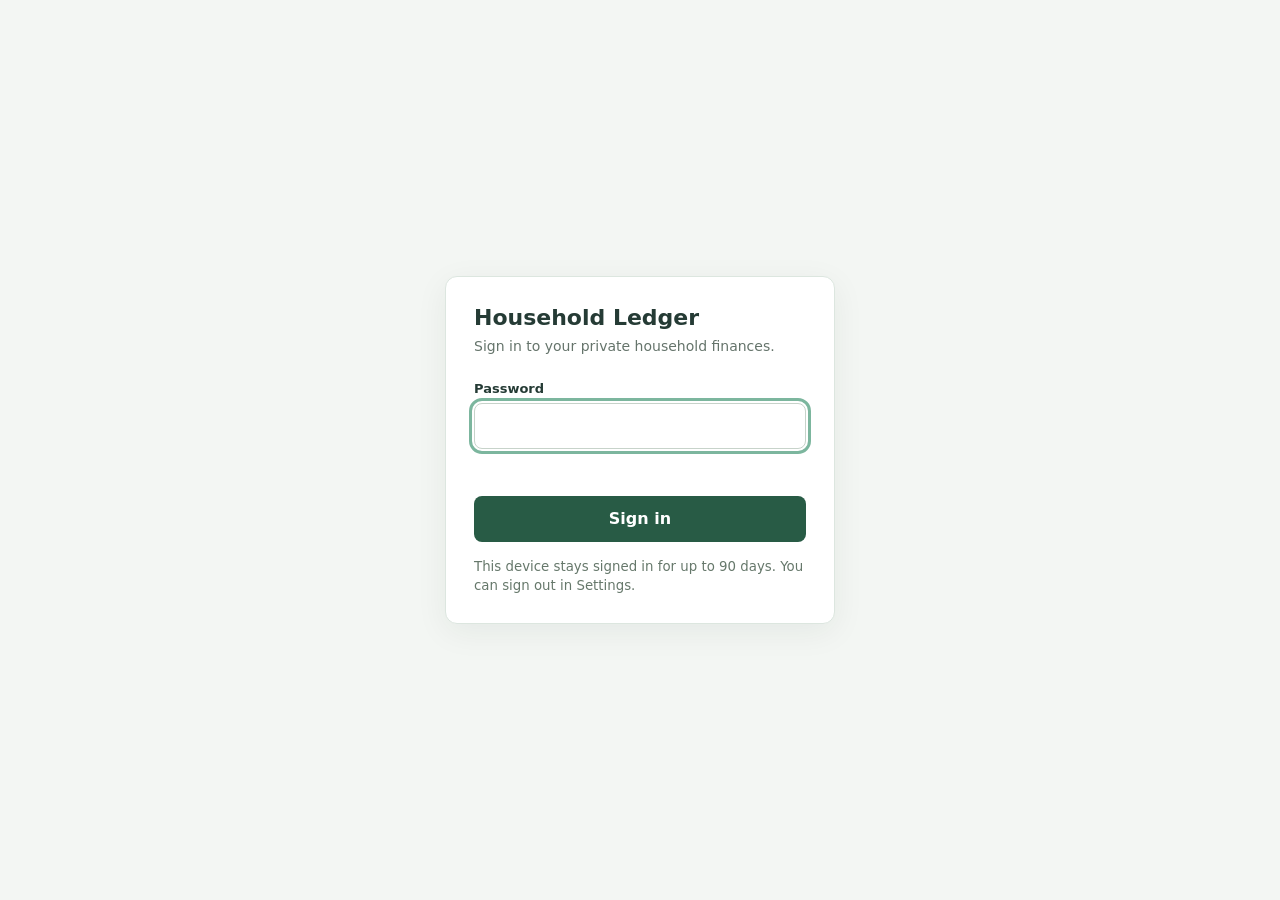
<file: pilot/login.html>
<!doctype html>
<html lang="en"><head><meta charset="utf-8"><meta name="viewport" content="width=device-width,initial-scale=1">
<meta name="referrer" content="no-referrer"><title>Sign in · Household Ledger</title>
<style>
:root{color-scheme:light;font-family:system-ui,-apple-system,BlinkMacSystemFont,"Segoe UI",sans-serif;color:#253b35;background:#f3f6f3}
*{box-sizing:border-box}body{margin:0;min-height:100dvh;display:grid;place-items:center;padding:22px}
main{width:min(100%,390px);background:white;border:1px solid #dce6df;border-radius:12px;padding:28px;box-shadow:0 8px 32px #142c2110}
h1{font-size:22px;margin:0 0 6px}p{color:#65746b;font-size:14px;line-height:1.5;margin:0 0 24px}
label{display:block;font-size:13px;font-weight:700;margin-bottom:7px}
input,button{width:100%;font:inherit;border-radius:8px;min-height:46px}
input{border:1px solid #c7d3ca;padding:10px 12px;margin-bottom:17px}
input:focus-visible,button:focus-visible{outline:3px solid #7cb69e;outline-offset:2px}
button{border:0;background:#285b45;color:white;font-weight:700;cursor:pointer}
button:disabled{opacity:.7;cursor:wait}
small{display:block;margin-top:15px;color:#66786b;line-height:1.45}
#error{color:#a32525;font-weight:600;min-height:20px;margin:0 0 10px}
</style></head><body><main><h1>Household Ledger</h1>
<p>Sign in to your private household finances.</p>
<form id="login-form" method="post" action="/auth/login" autocomplete="on"><label for="password">Password</label>
<input id="password" type="password" name="password" autocomplete="current-password" required autofocus>
<div id="error" role="alert" aria-live="polite"></div>
<button type="submit">Sign in</button></form>
<small>This device stays signed in for up to 90 days. You can sign out in Settings.</small>
</main>
<script>
document.getElementById('login-form').addEventListener('submit',async(event)=>{
 event.preventDefault();
 const form=event.currentTarget,button=form.querySelector('button'),error=document.getElementById('error');
 button.disabled=true;button.textContent='Signing in…';error.textContent='';
 try{
  const response=await fetch('/auth/login',{method:'POST',credentials:'same-origin',cache:'no-store',
   headers:{'Content-Type':'application/json','X-Pilot-Action':'1'},
   body:JSON.stringify({password:form.elements.password.value})});
  if(!response.ok){error.textContent=response.status===429?'Too many attempts. Try again later.':
   'Sign in failed. Check your password.';return}
  form.elements.password.value='';
  window.location.replace('/');
 }catch{error.textContent='Connection unavailable. Try again.'}
 finally{button.disabled=false;button.textContent='Sign in'}
});
</script></body></html>
</file>
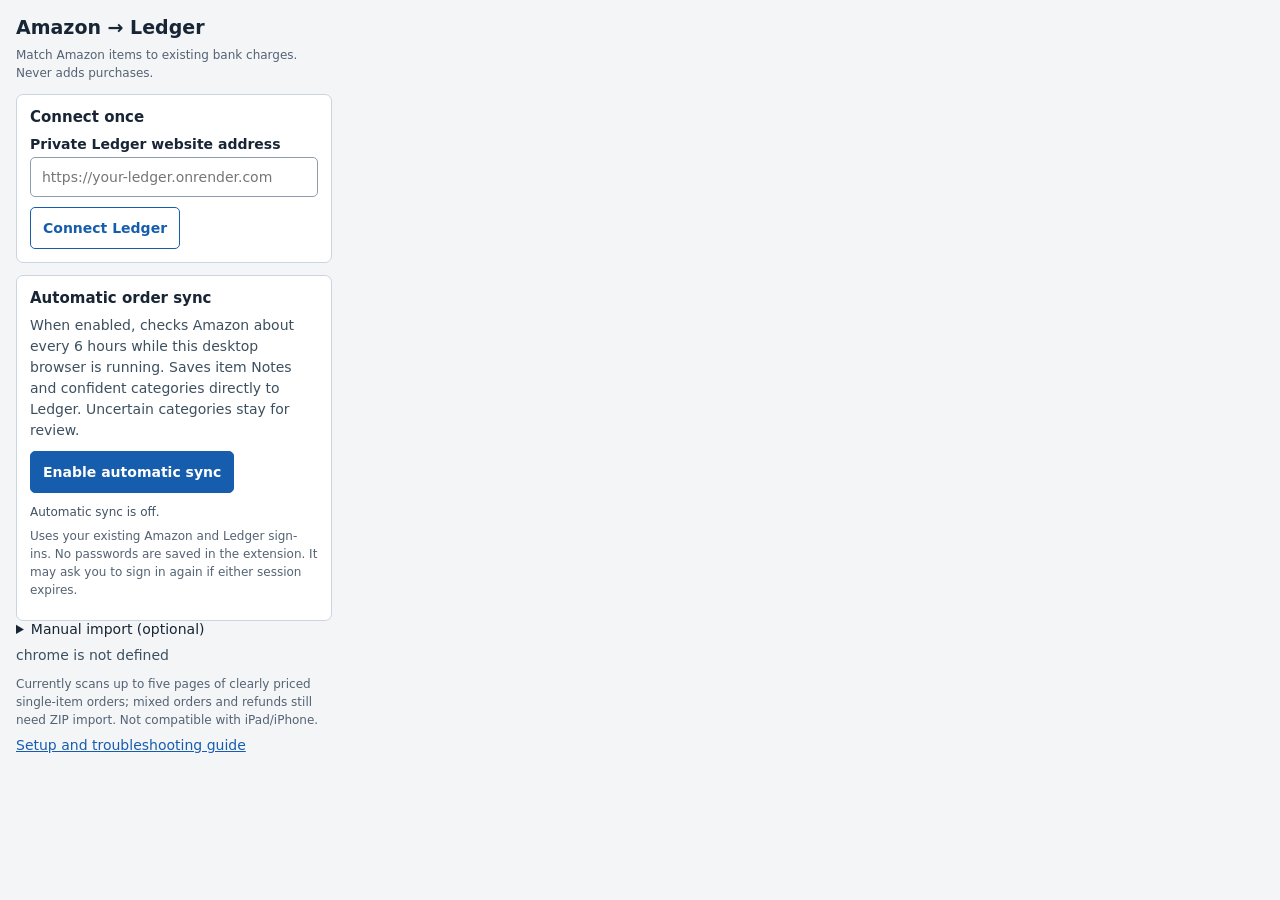
<file: browser/amazon-ledger/popup.html>
<!doctype html>
<html lang="en"><head><meta charset="utf-8"><meta name="viewport" content="width=device-width">
<title>Amazon sync · Ledger</title>
<style>
:root{font:14px system-ui,-apple-system,sans-serif;color:#182535;background:#f3f5f7}
*{box-sizing:border-box}body{width:348px;margin:0;padding:16px}
h1{font-size:19px;margin:0 0 8px}h2{font-size:15px;margin:0 0 7px}
p{line-height:1.5;margin:8px 0;color:#3d5060}
section{background:white;border:1px solid #cbd5df;border-radius:7px;padding:13px;margin-top:12px}
label{font-weight:700;display:block;margin:10px 0 5px}
input{width:100%;padding:11px;font:inherit;border:1px solid #8d9eaf;border-radius:5px}
button{font:inherit;min-height:42px;padding:9px 12px;border:1px solid #175dad;border-radius:5px;background:white;color:#175dad;cursor:pointer;font-weight:700}
button.primary{background:#175dad;color:white}button:disabled{opacity:.5;cursor:default}
button:focus-visible,input:focus-visible,a:focus-visible{outline:3px solid #256fc7;outline-offset:2px}
.actions{display:flex;gap:9px;flex-wrap:wrap;margin-top:10px}
.muted{font-size:12px;color:#546273}
#auto-details{margin:12px 0 4px;white-space:pre-wrap;font-size:12px;color:#425364}
#message{min-height:22px;white-space:pre-wrap}
a{color:#175dad}
</style></head><body>
<h1>Amazon → Ledger</h1>
<p class="muted">Match Amazon items to existing bank charges. Never adds purchases.</p>
<section>
<h2>Connect once</h2>
<label for="ledger">Private Ledger website address</label>
<input id="ledger" type="url" placeholder="https://your-ledger.onrender.com" autocomplete="off" spellcheck="false">
<div class="actions"><button id="save" type="button">Connect Ledger</button></div>
</section>
<section>
<h2>Automatic order sync</h2>
<p>When enabled, checks Amazon about every 6 hours while this desktop browser is running. Saves item Notes and confident categories directly to Ledger. Uncertain categories stay for review.</p>
<div class="actions"><button class="primary" id="auto-toggle" type="button">Enable automatic sync</button>
<button id="run-now" type="button" hidden>Sync now</button></div>
<div id="auto-details" role="status" aria-live="polite">Automatic sync is off.</div>
<p class="muted">Uses your existing Amazon and Ledger sign-ins. No passwords are saved in the extension. It may ask you to sign in again if either session expires.</p>
</section>
<details>
<summary>Manual import (optional)</summary>
<p>Open Amazon <strong>Your Orders</strong> in this browser, then load a review-only CSV into Ledger.</p>
<button id="sync" type="button">Open manual import preview</button>
</details>
<p id="message" role="status" aria-live="polite"></p>
<p class="muted">Currently scans up to five pages of clearly priced single-item orders; mixed orders and refunds still need ZIP import. Not compatible with iPad/iPhone.</p>
<a href="https://github.com/markbobthomas/household-ledger/blob/main/browser/amazon-ledger/README.md" target="_blank" rel="noopener noreferrer">Setup and troubleshooting guide</a>
<script src="popup.js"></script></body></html>
</file>
